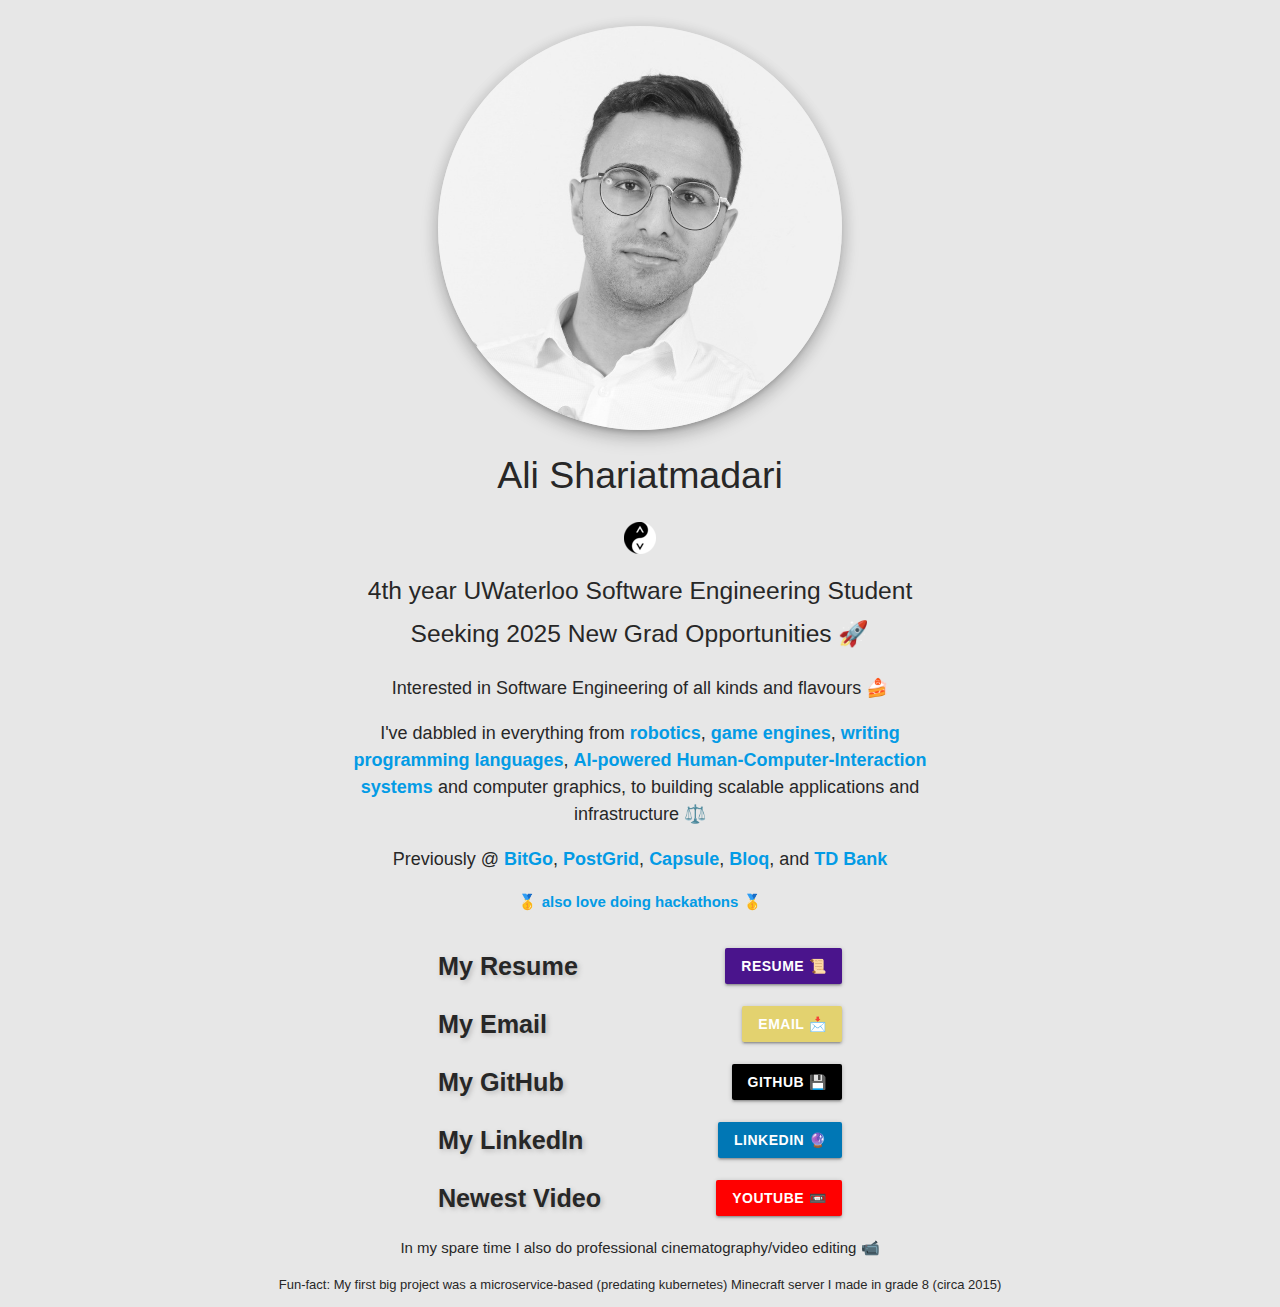
<file: index.html>
<!DOCTYPE html>
<html>
    <head>
      <!--Import Google Icon Font-->
      <link href="https://fonts.googleapis.com/icon?family=Material+Icons" rel="stylesheet">
      <!--Import materialize.css-->
      <link type="text/css" rel="stylesheet" href="css/materialize.css"  media="screen,projection"/>

      <!--Favicons-->
      <link rel="apple-touch-icon" sizes="180x180" href="/apple-touch-icon.png">
      <link rel="icon" type="image/png" sizes="32x32" href="/favicon-32x32.png">
      <link rel="icon" type="image/png" sizes="16x16" href="/favicon-16x16.png">
      <link rel="manifest" href="/site.webmanifest">
      <link rel="mask-icon" href="/safari-pinned-tab.svg" color="#5bbad5">
      <meta name="msapplication-TileColor" content="#da532c">
      <meta name="theme-color" content="#292057">

      <!--Let browser know website is optimized for mobile-->
      <meta name="viewport" content="width=device-width, initial-scale=1.0"/>
      <meta charset="UTF-8">
    </head>

    <title>Ali Shariatmadari</title>
    
    <style>

        body {
            padding-top: 2%;
            /* background-image: url("BG.png"); */
            background-color: #E7E7E7;
            /* background-size: cover; */
        }

        .linkedinblue {
            background-color: #0077b5 !important;
            }
        
        a {
            font-weight: bold;  
        }

        h1 {
            color: #272727;
        }

        h5 {
            color: #272727;
        }

        p {
            color: #272727;
        }
        
        .flow-text {
            color: #272727;
            text-shadow: 2px 2px 5px #BAB9B9;
            font-weight: bold;
        }
        @media only screen and (min-width: 1300px) and (max-width: 2023px) {
            .pushinL {
                margin-left: 2vw;
            }
            .pushinR {
                margin-right: 2vw;
            }
        }
        
    </style>
<iv>
    <!--JavaScript at end of body for optimized loading-->
    <script type="text/javascript" src="js/materialize.min.js"></script>
    
    <!--Profile-->
        <div class="row">
            <div class="col 
                        xl2 offset-xl5
                        l4 offset-l4
                        m6 offset-m3
                        s8 offset-s2">
                <img class="center-align circle responsive-img z-depth-3" src="./xd2.jpeg" alt="Avatar">
            </div>
        </div>
        <div class="row">
        <div class="col
                    s12">
            <h1 class="center-align" style="font-size: 2.5em; font-weight:500; margin-top: -1px;">
                Ali Shariatmadari</h1>
            <!--Logo-->
            <center><img src="favicon-32x32.png" alt="Logo"></center>

            <h5 class="center-align">
                4th year UWaterloo Software Engineering Student</h5>
            <h5 class="center-align">Seeking 2025 New Grad Opportunities 🚀</h5>
        </div>
        <div class="col
                    s12">
                    <p class="center-align" style="font-size: large;">
                        Interested in Software Engineering of all kinds and flavours 🍰</p>
                    <center><p class="center-align" style="font-size: large; width:50%">
                            I've dabbled in everything from <a href="https://github.com/team2198">robotics</a>, <a href="https://github.com/alish2001/Vortex">game engines</a>, <a href="https://github.com/alish2001/lia">writing programming languages</a>, <a href="https://bit.ly/ctrlairspace-devpost">AI-powered Human-Computer-Interaction systems</a> and computer graphics, to building scalable applications and infrastructure ⚖️</p></center>
                    
            <!-- <h5 class="center-align">
                Current SWE Intern @  ✉️</h5> -->
            <!-- <p class="center-align" style="">I have an extensive background in fullstack dev, and infrastructure engineering.</p> -->
            
            <p class="center-align" style="font-size: large; ">
                Previously @ <a href="https://bitgo.com">BitGo</a>, <a href="https://postgrid.com">PostGrid</a>,  <a href="https://capsulenft.com">Capsule</a>, <a href="https://bloq.com">Bloq</a>, and <a href="https://td.com">TD Bank</a></p>
            <!-- <p class="center-align">🥇 <span style="font-weight: 700;">2x</span> Hack the North Winner <a href="https://bit.ly/ctrlairspace-devpost">back</a>-to-<a href="https://bit.ly/diva-devpost">back</a></p> -->
            <p class="center-align"><a href="https://devpost.com/alish2001">🥇 also love doing hackathons 🥇</a></p>

        </div>
    </div>
        
      <!--Resume-->
      <div class="row">
          <div class="left-align col 
                      xl1 offset-xl5  
                      l2 offset-l4
                      m3 offset-m3
                      s4 offset-s2"><span class="flow-text pushinL">My Resume</span></div>
          <div class="right-align col
                      xl1
                      l2
                      m3
                      s4"><a href="./Ali_Shariatmadari_Resume.pdf" class="pushinR right-align purple darken-4 waves-effect waves-light btn">Resume 📜</a></div>
      </div>
        <!--Email-->
        <div class="row">
            <div class="col
                                xl1 offset-xl5
                                l2 offset-l4
                                m3 offset-m3
                                s4 offset-s2"><span class="flow-text pushinL">My Email</span></div>
            <div class="right-align col 
                                xl1
                                l2
                                m3
                                s4"><a href="mailto:a3sharia@uwaterloo.ca"
                    class="pushinR waves-effect waves-light btn" style="background-color: #e3d26f;">Email 📩</a></div>
        </div>
        <!--Github-->
        <div class="row">
            <div class="left-align col
                      xl1 offset-xl5
                      l2 offset-l4
                      m3 offset-m3
                      s4 offset-s2"><span class="flow-text pushinL">My GitHub</span></div>
        <div class="right-align col
                    xl1
                    l2
                    m3
                    s4"><a href="https://www.github.com/alish2001"
                    class="pushinR right-align black waves-effect waves-light btn">GitHub 💾</a></div>
        </div>

        <!--LinkedIn-->
        <div class="row">
            <div class="col
                    xl1 offset-xl5
                      l2 offset-l4
                    m3 offset-m3
                    s4 offset-s2"><span class="flow-text pushinL">My LinkedIn</span></div>
        <div class="right-align col
                    xl1
                    l2
                    m3
                    s4"><a href="https://www.linkedin.com/in/alish2001"
                    class="pushinR linkedinblue accent-4 waves-effect waves-light btn">LinkedIn 🔮</a></div>
        </div>
        <!--YouTube-->
        <div class="row">
            <div class="col
                            xl1 offset-xl5
                            l2 offset-l4
                            m3 offset-m3
                            s4 offset-s2"><span class="flow-text pushinL">Newest Video</span></div>
            <div class="right-align col 
                            xl1
                            l2
                            m3
                            s4"><a href="https://youtu.be/5vzm5FHz5uI" style = "background-color: #FF0000;"
                    class="pushinR accent-4 waves-effect waves-light btn">YouTube 📼</a></div>
        </div>
                    <p class="center-align">In my spare time I also do professional cinematography/video editing 📹</p>
                    <p class="center-align" style="font-size: small; ">Fun-fact: My first big project was a microservice-based (predating
                        kubernetes) Minecraft server I made in grade 8 (circa 2015)</p>
    </div>

</body>
</html>
</file>
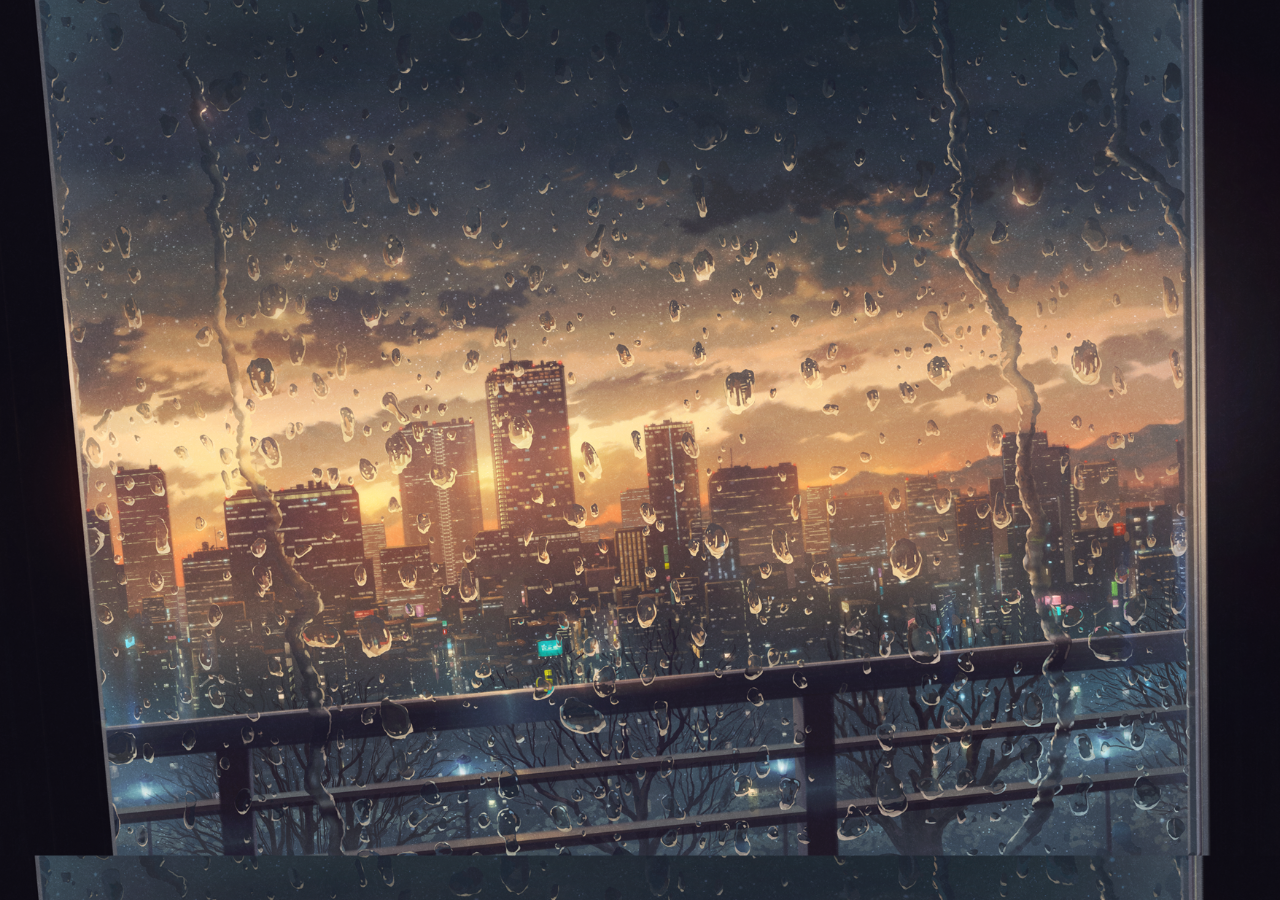
<file: trebuchet.html>
<!DOCTYPE html>
<html>
    <head>
      <!--Import Google Icon Font-->
      <link href="https://fonts.googleapis.com/icon?family=Material+Icons" rel="stylesheet">
      <!--Import materialize.css-->
      <link type="text/css" rel="stylesheet" href="css/materialize.min.css"  media="screen,projection"/>

      <!--Let browser know website is optimized for mobile-->
      <meta name="viewport" content="width=device-width, initial-scale=1.0"/>
    </head>
    
    <style>

        body {
            padding-top: 10%;
            background-image: url("BG.png");
            background-size: cover;
        }
        
        a {
            font-weight: bold;  
        }
        
        .flow-text {
            color: aliceblue;
            text-shadow: 2px 2px 5px black;
            font-weight: bold;
        }
        
        #roundedAvatar {
            border-radius: 50%;
        }
        
    </style>
<body>
    
    <center>
        <iframe width="800" height="450" src="https://www.youtube.com/embed/wb8iCDFN3KY" frameborder="0" allow="accelerometer; autoplay; encrypted-media; gyroscope; picture-in-picture" allowfullscreen></iframe>
    </center>
</body>
</html>
</file>
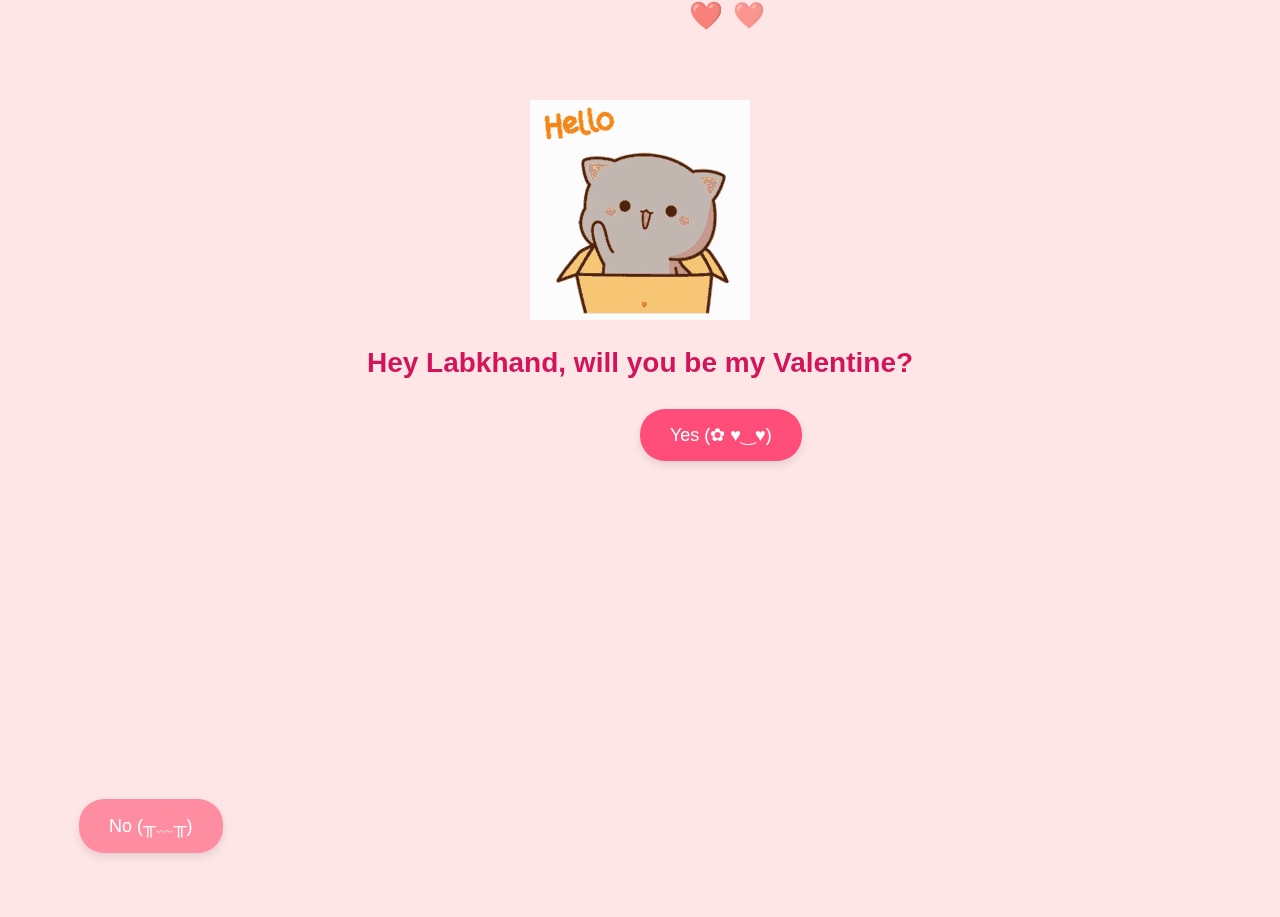
<file: v.html>
<!DOCTYPE html>
<html lang="en">

<head>
    <meta charset="UTF-8">
    <meta name="viewport" content="width=device-width, initial-scale=1.0">
    <title>A Question?</title>
    <style>
        body {
            text-align: center;
            font-family: Arial, sans-serif;
            margin-top: 100px;
            background-color: #ffe6e6;
            color: #d4145a;
        }

        .container {
            position: relative;
            height: 500px;
        }

        .button {
            position: absolute;
            padding: 15px 30px;
            font-size: 18px;
            border: none;
            cursor: pointer;
            transition: all 0.3s ease;
            border-radius: 25px;
            box-shadow: 0 4px 8px rgba(0, 0, 0, 0.1);
        }

        .yes {
            background-color: #ff4d79;
            color: white;
        }

        .no {
            background-color: #ff8da1;
            color: white;
        }

        h2 {
            font-size: 28px;
            margin-bottom: 30px;
        }

        .hearts {
            position: fixed;
            top: 0;
            left: 0;
            width: 100%;
            height: 100%;
            pointer-events: none;
            z-index: -1;
            overflow: hidden;
        }

        @keyframes floatHeart {
            0% {
                transform: translateY(100vh) scale(0.5);
                opacity: 1;
            }

            100% {
                transform: translateY(-100px) scale(1);
                opacity: 0;
            }
        }

        .heart {
            position: absolute;
            animation: floatHeart 5s linear forwards;
            font-size: 24px;
        }
    </style>
</head>

<body>
    <div class="hearts"></div>
    <img src="cat.gif" alt="cat">
    <h2>Hey Labkhand, will you be my Valentine?</h2>
    <div class="container">
        <button class="button yes" onclick="addToCalendar()">Yes (✿ ♥‿♥)</button>
        <button class="button no">No (╥﹏╥)</button>
    </div>

    <script>
        const noButton = document.querySelector('.no');
        const yesButton = document.querySelector('.yes');
        const container = document.querySelector('.container');
        const hearts = document.querySelector('.hearts');

        function createHeart() {
            const heart = document.createElement('div');
            heart.innerHTML = '❤️';
            heart.className = 'heart';
            heart.style.left = Math.random() * 100 + 'vw';
            heart.style.animationDuration = (Math.random() * 2 + 3) + 's';
            heart.style.opacity = Math.random() * 0.5 + 0.5;
            heart.style.fontSize = (Math.random() * 20 + 10) + 'px';
            hearts.appendChild(heart);
            setTimeout(() => heart.remove(), 5000);
        }

        setInterval(createHeart, 300);

        function getRandomPosition() {
            const maxX = container.clientWidth - noButton.clientWidth;
            const maxY = container.clientHeight - noButton.clientHeight;
            const randomX = Math.random() * maxX;
            const randomY = Math.random() * maxY;
            return { x: randomX, y: randomY };
        }

        function moveNoButton() {
            const position = getRandomPosition();
            noButton.style.left = `${position.x}px`;
            noButton.style.top = `${position.y}px`;
        }

        function addToCalendar() {
            const startDate = new Date('2025-02-19T19:00:00');
            const endDate = new Date('2025-02-19T21:00:00');
            const title = "Valentine's Day Date 💘";
            const details = "Special Valentine's Day date with my azizam 💘";

            const calendarUrl = `https://calendar.google.com/calendar/render?action=TEMPLATE&text=${encodeURIComponent(title)}&dates=${startDate.toISOString().replace(/[-:]/g, '').replace(/\.\d{3}/, '')}\/${endDate.toISOString().replace(/[-:]/g, '').replace(/\.\d{3}/, '')}&details=${encodeURIComponent(details)}&location=${encodeURIComponent('The Bauer Kitchen, 187 King St S #102, Waterloo, ON N2L 0A5, Canada')}`;

            window.open(calendarUrl, '_blank');
            alert('Yay! Check your calendar for our Valentine\'s date! 💖');
        }

        // Initial position
        // noButton.style.position = 'static'; // Reset to normal document flow
        moveNoButton();

        // Move on hover (desktop)
        noButton.addEventListener('mouseover', moveNoButton);

        // Move on touch (mobile)
        noButton.addEventListener('touchstart', (e) => {
            e.preventDefault(); // Prevent default touch behavior
            moveNoButton();
        });

        // Move on click (both desktop and mobile)
        noButton.addEventListener('click', moveNoButton);
    </script>
</body>

</html>
</file>
